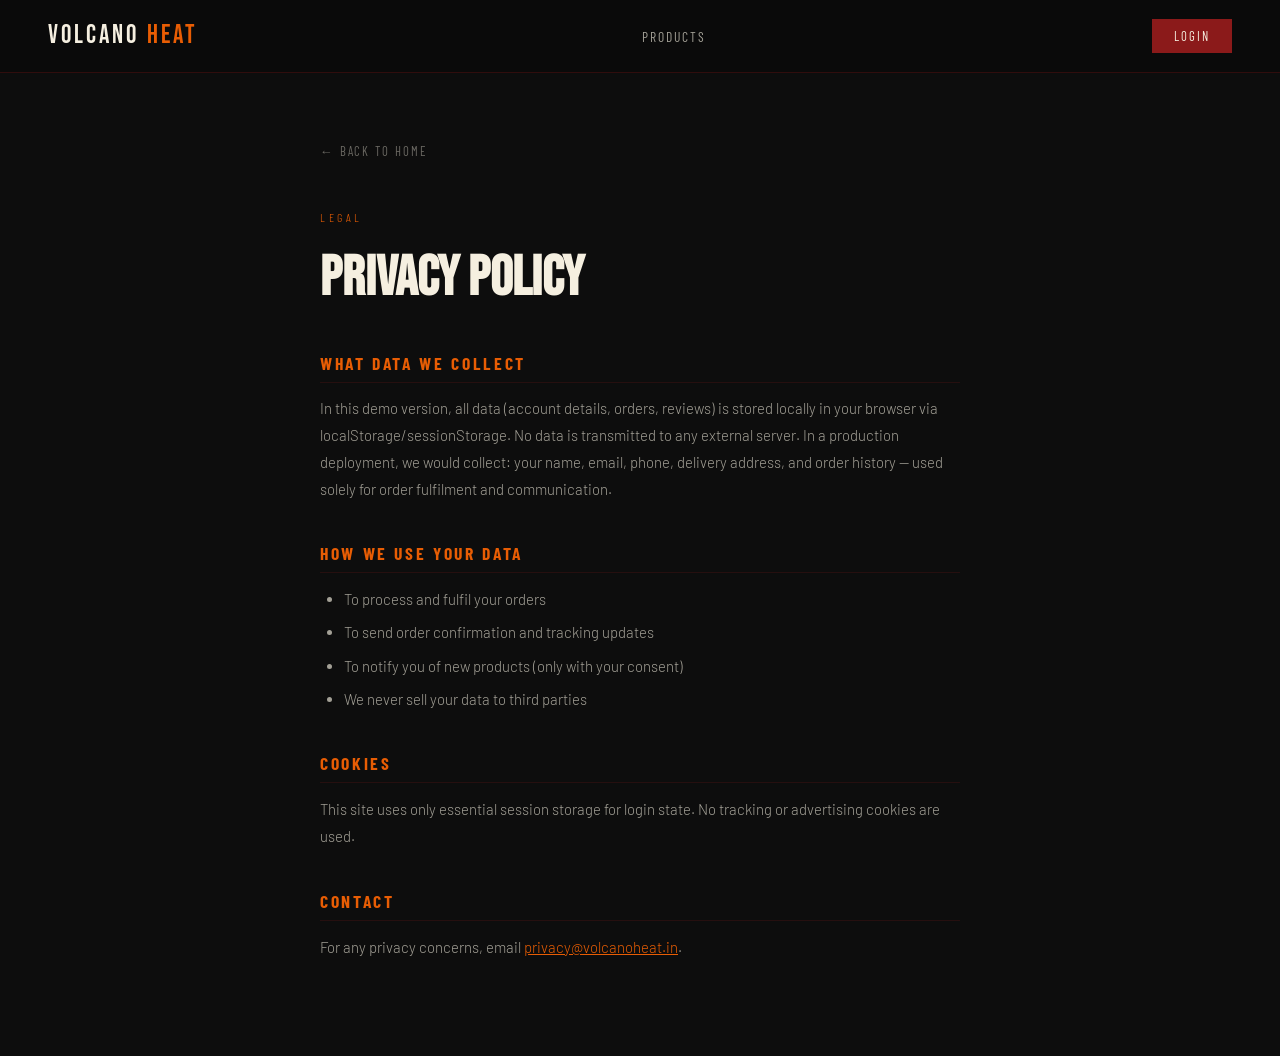
<file: pages/privacy.html>
<!DOCTYPE html>
<html lang="en">
<head>
  <meta charset="UTF-8"/><meta name="viewport" content="width=device-width,initial-scale=1.0"/>
  <title>Privacy Policy — Volcano Heat</title>
  <link rel="preconnect" href="https://fonts.googleapis.com">
  <link href="https://fonts.googleapis.com/css2?family=Bebas+Neue&family=Barlow+Condensed:wght@400;600;700&family=Barlow:wght@300;400;500&display=swap" rel="stylesheet">
  <link rel="stylesheet" href="../css/style.css"/>
  <link rel="stylesheet" href="../css/auth.css"/>
  <style>
    .info-page { padding: 140px 5rem 6rem; max-width: 800px; margin: 0 auto; }
    .info-page h1 { font-family: 'Bebas Neue', sans-serif; font-size: 3.5rem; color: var(--cream); margin-bottom: 0.5rem; }
    .info-page .tag { font-family: 'Barlow Condensed', sans-serif; font-size: 0.75rem; letter-spacing: 0.3em; text-transform: uppercase; color: var(--ember); margin-bottom: 1rem; }
    .info-page h2 { font-family: 'Barlow Condensed', sans-serif; font-size: 1.1rem; letter-spacing: 0.15em; text-transform: uppercase; color: var(--ember); margin: 2.5rem 0 0.8rem; border-bottom: 1px solid rgba(139,26,26,0.2); padding-bottom: 0.5rem; }
    .info-page p, .info-page li { font-size: 0.93rem; font-weight: 300; line-height: 1.8; color: rgba(245,239,224,0.65); }
    .info-page ul { padding-left: 1.5rem; margin-top: 0.5rem; }
    .info-page li { margin-bottom: 0.4rem; }
    .info-back { display: inline-flex; align-items: center; gap: 0.5rem; font-family: 'Barlow Condensed', sans-serif; font-size: 0.8rem; letter-spacing: 0.15em; text-transform: uppercase; color: rgba(245,239,224,0.4); text-decoration: none; margin-bottom: 3rem; transition: color 0.2s; }
    .info-back:hover { color: var(--ember); }
    @media(max-width:900px){.info-page{padding:100px 1.5rem 4rem;}}
  </style>
</head>
<body>
  <nav>
    <a class="nav-logo" href="../index.html">Volcano <span>Heat</span></a>
    <ul class="nav-links"><li><a href="../index.html#product">Products</a></li></ul>
    <div class="nav-right"><button class="nav-cta">Login</button></div>
  </nav>
  <div class="info-page">
    <a class="info-back" href="../index.html">← Back to Home</a>
    <p class="tag">Legal</p>
    <h1>Privacy Policy</h1>
    <h2>What Data We Collect</h2>
    <p>In this demo version, all data (account details, orders, reviews) is stored locally in your browser via localStorage/sessionStorage. No data is transmitted to any external server. In a production deployment, we would collect: your name, email, phone, delivery address, and order history — used solely for order fulfilment and communication.</p>
    <h2>How We Use Your Data</h2>
    <ul>
      <li>To process and fulfil your orders</li>
      <li>To send order confirmation and tracking updates</li>
      <li>To notify you of new products (only with your consent)</li>
      <li>We never sell your data to third parties</li>
    </ul>
    <h2>Cookies</h2>
    <p>This site uses only essential session storage for login state. No tracking or advertising cookies are used.</p>
    <h2>Contact</h2>
    <p>For any privacy concerns, email <a href="mailto:privacy@volcanoheat.in" style="color:var(--ember);">privacy@volcanoheat.in</a>.</p>
  </div>
  <script src="../js/auth.js"></script>
</body>
</html>
</file>
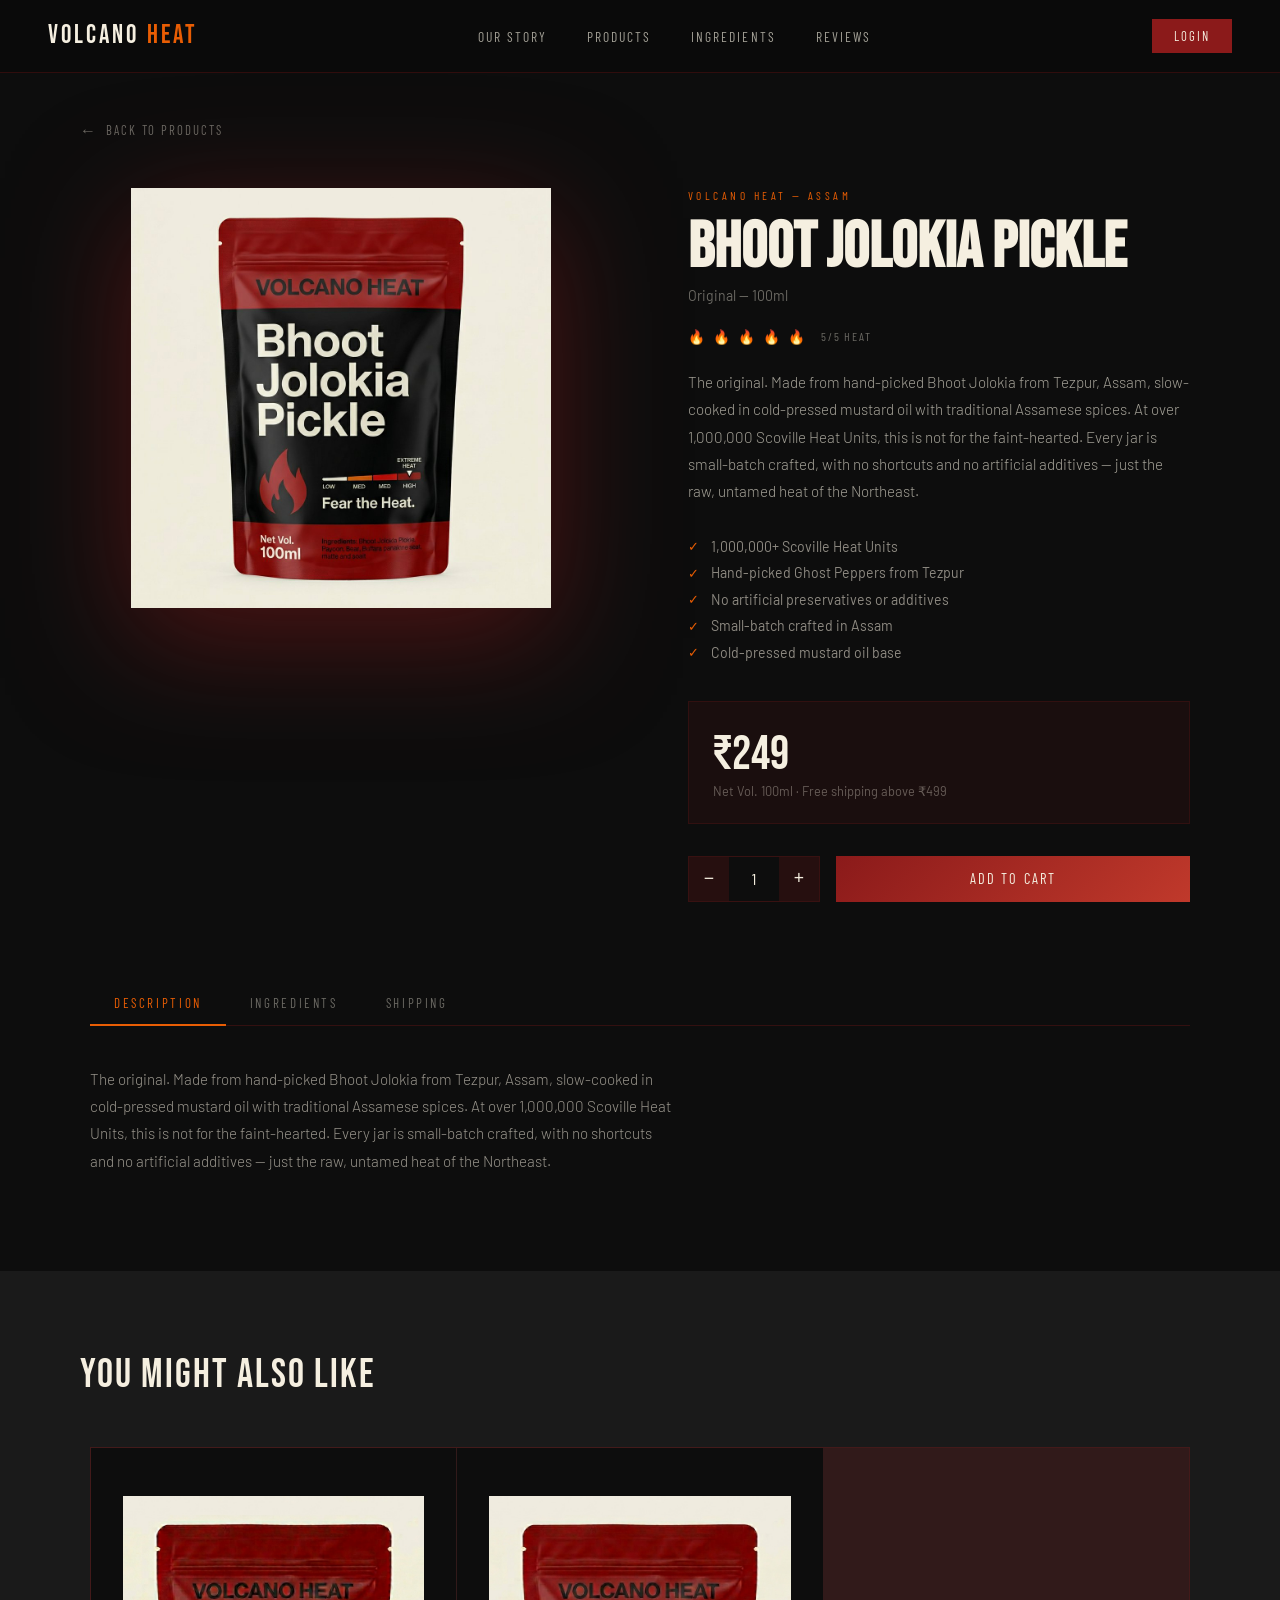
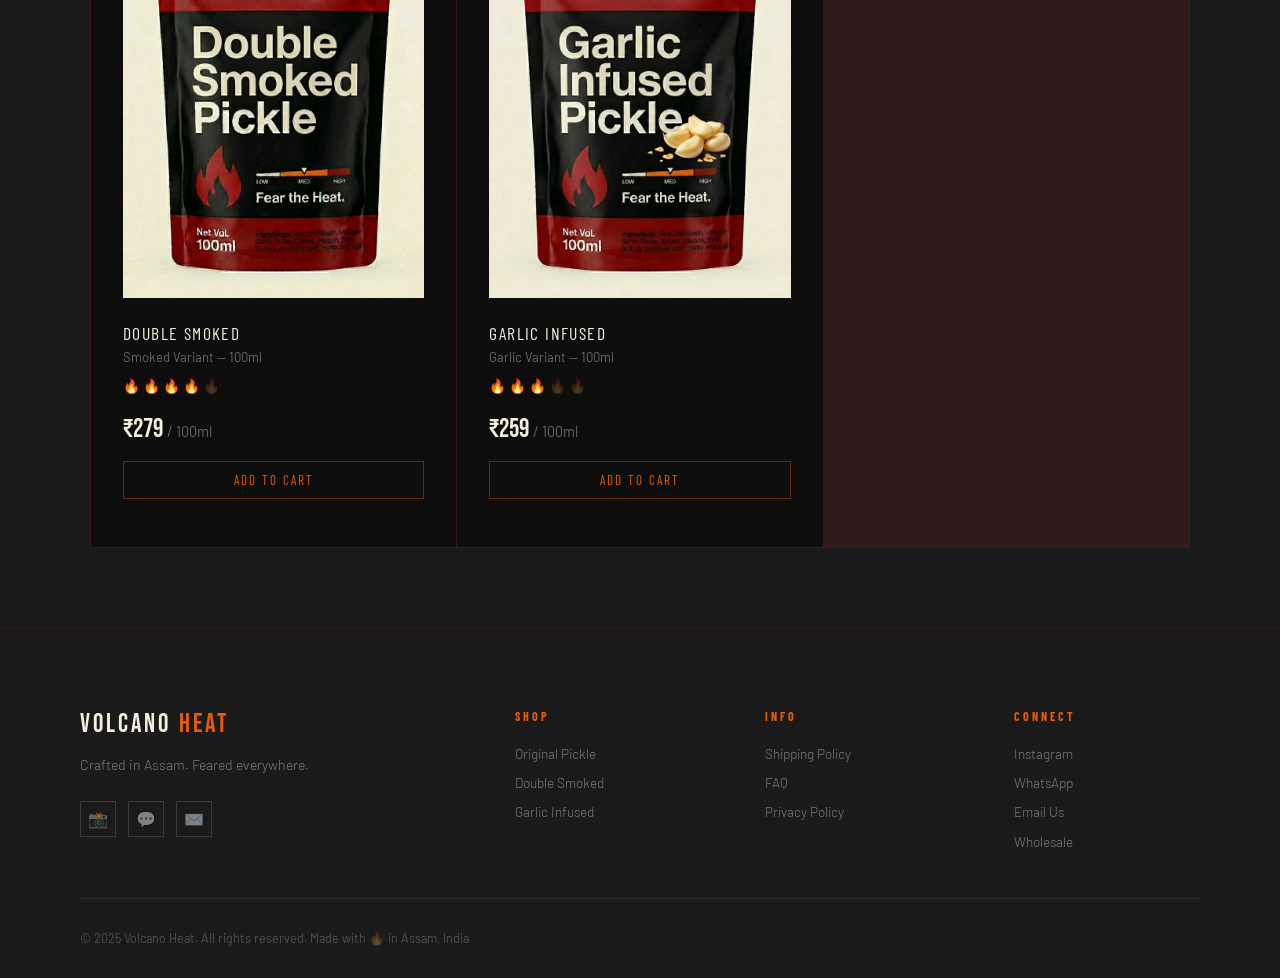
<file: pages/product.html>
<!DOCTYPE html>
<html lang="en">
<head>
  <meta charset="UTF-8" />
  <meta name="viewport" content="width=device-width, initial-scale=1.0"/>
  <title>Product — Volcano Heat</title>
  <link rel="preconnect" href="https://fonts.googleapis.com">
  <link href="https://fonts.googleapis.com/css2?family=Bebas+Neue&family=Barlow+Condensed:wght@400;600;700&family=Barlow:wght@300;400;500&display=swap" rel="stylesheet">
  <link rel="stylesheet" href="../css/style.css" />
  <link rel="stylesheet" href="../css/auth.css" />
  <link rel="stylesheet" href="../css/cart.css" />
  <link rel="stylesheet" href="../css/product.css" />
</head>
<body>

  <!-- NAV -->
  <nav>
    <a class="nav-logo" href="../index.html">Volcano <span>Heat</span></a>
    <ul class="nav-links">
      <li><a href="../index.html#story">Our Story</a></li>
      <li><a href="../index.html#product">Products</a></li>
      <li><a href="../index.html#ingredients">Ingredients</a></li>
      <li><a href="../index.html#reviews">Reviews</a></li>
    </ul>
    <div class="nav-right">
      <button class="nav-cta">Login</button>
    </div>
  </nav>

  <!-- PRODUCT DETAIL -->
  <div class="product-detail-wrap" id="product-detail-main">
    <button class="product-detail-back" onclick="history.back()">Back to Products</button>

    <div class="product-detail-grid" id="product-detail-grid">
      <!-- Rendered by JS -->
    </div>

    <!-- Tabs: Description / Ingredients / Shipping -->
    <div class="product-tabs" id="product-tabs">
      <div class="product-tab-buttons">
        <button class="product-tab-btn active" data-tab="description">Description</button>
        <button class="product-tab-btn" data-tab="ingredients">Ingredients</button>
        <button class="product-tab-btn" data-tab="shipping">Shipping</button>
      </div>
      <div class="product-tab-panel active" id="tab-description">
        <p id="tab-desc-text"></p>
      </div>
      <div class="product-tab-panel" id="tab-ingredients">
        <p>Made with: Bhoot Jolokia (Ghost Pepper), Cold-Pressed Mustard Oil, Natural Sea Salt, Panch Phoron (Five-Spice Blend), Fresh Ground Turmeric, Whole Fenugreek Seeds, Lemon Juice. No artificial flavours, colours or preservatives.</p>
      </div>
      <div class="product-tab-panel" id="tab-shipping">
        <p>We ship across India via trusted courier partners. Standard delivery takes 3–7 business days. Free shipping on orders above ₹499. Express delivery available at checkout for select pin codes. All orders are carefully packed to ensure safe delivery.</p>
      </div>
    </div>
  </div>

  <!-- OTHER PRODUCTS -->
  <div class="related-section">
    <div class="related-title">You Might Also Like</div>
    <div class="product-grid" id="related-grid" style="max-width:1100px;margin:0 auto;">
      <!-- Rendered by JS -->
    </div>
  </div>

  <!-- FOOTER -->
  <footer>
    <div class="footer-grid">
      <div class="footer-brand">
        <a class="nav-logo" href="../index.html">Volcano <span style="color:var(--ember)">Heat</span></a>
        <p>Crafted in Assam. Feared everywhere.</p>
        <div class="footer-social">
          <a href="https://instagram.com" target="_blank">📸</a>
          <a href="https://wa.me/91XXXXXXXXXX" target="_blank">💬</a>
          <a href="mailto:hello@volcanoheat.in">✉️</a>
        </div>
      </div>
      <div class="footer-col">
        <h4>Shop</h4>
        <ul>
          <li><a href="#" onclick="goToProduct('p1');return false;">Original Pickle</a></li>
          <li><a href="#" onclick="goToProduct('p2');return false;">Double Smoked</a></li>
          <li><a href="#" onclick="goToProduct('p3');return false;">Garlic Infused</a></li>
        </ul>
      </div>
      <div class="footer-col">
        <h4>Info</h4>
        <ul>
          <li><a href="shipping.html">Shipping Policy</a></li>
          <li><a href="faq.html">FAQ</a></li>
          <li><a href="privacy.html">Privacy Policy</a></li>
        </ul>
      </div>
      <div class="footer-col">
        <h4>Connect</h4>
        <ul>
          <li><a href="https://instagram.com/volcanoheat" target="_blank">Instagram</a></li>
          <li><a href="https://wa.me/91XXXXXXXXXX" target="_blank">WhatsApp</a></li>
          <li><a href="mailto:hello@volcanoheat.in">Email Us</a></li>
          <li><a href="wholesale.html">Wholesale</a></li>
        </ul>
      </div>
    </div>
    <div class="footer-bottom">
      <p>© 2025 Volcano Heat. All rights reserved. Made with 🔥 in Assam, India</p>
    </div>
  </footer>

  <!-- JS -->
  <script src="../js/main.js"></script>
  <script src="../js/auth.js"></script>
  <script src="../js/reviews.js"></script>
  <script src="../js/orders.js"></script>

  <script>
    const PRODUCTS = [
      {
        id: 'p1',
        name: 'Bhoot Jolokia Pickle',
        variant: 'Original — 100ml',
        price: 249,
        heat: 5,
        img: '../image/mainpic.png',
        desc: 'The original. Made from hand-picked Bhoot Jolokia from Tezpur, Assam, slow-cooked in cold-pressed mustard oil with traditional Assamese spices. At over 1,000,000 Scoville Heat Units, this is not for the faint-hearted. Every jar is small-batch crafted, with no shortcuts and no artificial additives — just the raw, untamed heat of the Northeast.',
        features: ['1,000,000+ Scoville Heat Units', 'Hand-picked Ghost Peppers from Tezpur', 'No artificial preservatives or additives', 'Small-batch crafted in Assam', 'Cold-pressed mustard oil base']
      },
      {
        id: 'p2',
        name: 'Double Smoked',
        variant: 'Smoked Variant — 100ml',
        price: 279,
        heat: 4,
        img: '../image/doubleSmoked.jpeg',
        desc: 'Ghost peppers double-smoked over hardwood for a deep, complex flavour layered beneath searing heat. The smoking process intensifies the pepper\'s natural sugars while adding a rich, earthy undertone that complements the fire. Smoky, bold, unrelenting — this is for those who want more than just heat.',
        features: ['Double-smoked over hardwood', 'Deep smoky flavour profile', 'High heat — 4/5 intensity', 'Small-batch crafted in Assam', 'No artificial preservatives']
      },
      {
        id: 'p3',
        name: 'Garlic Infused',
        variant: 'Garlic Variant — 100ml',
        price: 259,
        heat: 3,
        img: '../image/garlicinfused.jpeg',
        desc: 'Our most versatile variant — whole garlic cloves slow-cooked into the pickle for a rich, aromatic heat that builds slowly and lingers long after the bite. The garlic mellows the initial sharpness while adding depth, making this the perfect everyday pickle for those who love heat with nuance.',
        features: ['Whole garlic cloves infused', 'Rich aromatic base', 'Medium-high heat — 3/5 intensity', 'Pairs perfectly with rice, roti, meat', 'No artificial preservatives']
      },
    ];

    function goToProduct(id) {
      sessionStorage.setItem('vh_selected_product', id);
      renderProduct();
    }

    function renderProduct() {
      const productId = sessionStorage.getItem('vh_selected_product') || 'p1';
      const product = PRODUCTS.find(p => p.id === productId);
      if (!product) return;

      document.title = product.name + ' — Volcano Heat';

      let qty = 1;

      const grid = document.getElementById('product-detail-grid');
      grid.innerHTML = `
        <div class="product-detail-img-wrap">
          <img class="product-detail-img" src="${product.img}" alt="${product.name}" />
        </div>
        <div class="product-detail-info">
          <p class="product-detail-tag">Volcano Heat — Assam</p>
          <h1 class="product-detail-name">${product.name}</h1>
          <p class="product-detail-variant">${product.variant}</p>
          <div class="product-detail-heat">
            ${Array.from({length:5}, (_,i) => `<span class="flame ${i < product.heat ? 'lit' : 'unlit'}">🔥</span>`).join('')}
            <span style="margin-left:0.5rem;font-family:'Barlow Condensed',sans-serif;font-size:0.75rem;letter-spacing:0.15em;text-transform:uppercase;color:rgba(245,239,224,0.4);">${product.heat}/5 heat</span>
          </div>
          <p class="product-detail-desc">${product.desc}</p>
          <div class="product-detail-features">
            ${product.features.map(f => `<div class="product-detail-feature">${f}</div>`).join('')}
          </div>
          <div class="product-detail-price-row">
            <div>
              <div class="product-detail-price">₹${product.price}</div>
              <div class="product-detail-price-note">Net Vol. 100ml · Free shipping above ₹499</div>
            </div>
          </div>
          <div class="product-detail-actions">
            <div class="product-detail-qty">
              <button onclick="changeQty(-1)">−</button>
              <span id="qty-display">1</span>
              <button onclick="changeQty(1)">+</button>
            </div>
            <button class="product-add-btn" onclick="addToCartFromDetail('${product.id}')">Add to Cart</button>
          </div>
        </div>
      `;

      // Tab description
      document.getElementById('tab-desc-text').textContent = product.desc;

      // Related products (exclude current)
      const related = PRODUCTS.filter(p => p.id !== productId);
      const relGrid = document.getElementById('related-grid');
      relGrid.innerHTML = related.map(p => `
        <div class="product-card" onclick="goToProduct('${p.id}')">
          <div class="product-hover-overlay">
            <div class="hover-title">${p.name}</div>
            <p class="hover-desc">${p.desc.substring(0,80)}...</p>
            <div style="display:flex;gap:0.5rem;flex-wrap:wrap;justify-content:center;margin-top:0.5rem;">
              <button class="hover-btn" onclick="event.stopPropagation();addToCartFromDetail('${p.id}',1)">Add to Cart</button>
              <button class="hover-btn ghost" onclick="event.stopPropagation();goToProduct('${p.id}')">View Details</button>
            </div>
          </div>
          <div class="card-img-wrap"><img src="${p.img}" alt="${p.name}" /></div>
          <div class="card-name">${p.name}</div>
          <div class="card-weight">${p.variant}</div>
          <div class="card-heat">${Array.from({length:5},(_,i)=>`<span class="flame ${i<p.heat?'lit':'unlit'}">🔥</span>`).join('')}</div>
          <div class="card-price">₹${p.price} <span>/ 100ml</span></div>
          <button class="card-btn" onclick="event.stopPropagation();addToCartFromDetail('${p.id}',1)">Add to Cart</button>
        </div>
      `).join('');

      window.changeQty = function(delta) {
        qty = Math.max(1, qty + delta);
        document.getElementById('qty-display').textContent = qty;
      };
      window.addToCartFromDetail = function(id, forcedQty) {
        const q = forcedQty || qty;
        Orders.addToCart(id, q);
        Orders.openCartDrawer();
      };

      window.scrollTo(0, 0);
    }

    // Tab switching
    document.querySelectorAll('.product-tab-btn').forEach(btn => {
      btn.addEventListener('click', () => {
        document.querySelectorAll('.product-tab-btn').forEach(b => b.classList.remove('active'));
        document.querySelectorAll('.product-tab-panel').forEach(p => p.classList.remove('active'));
        btn.classList.add('active');
        document.getElementById('tab-' + btn.dataset.tab).classList.add('active');
      });
    });

    document.addEventListener('DOMContentLoaded', renderProduct);
  </script>

</body>
</html>
</file>
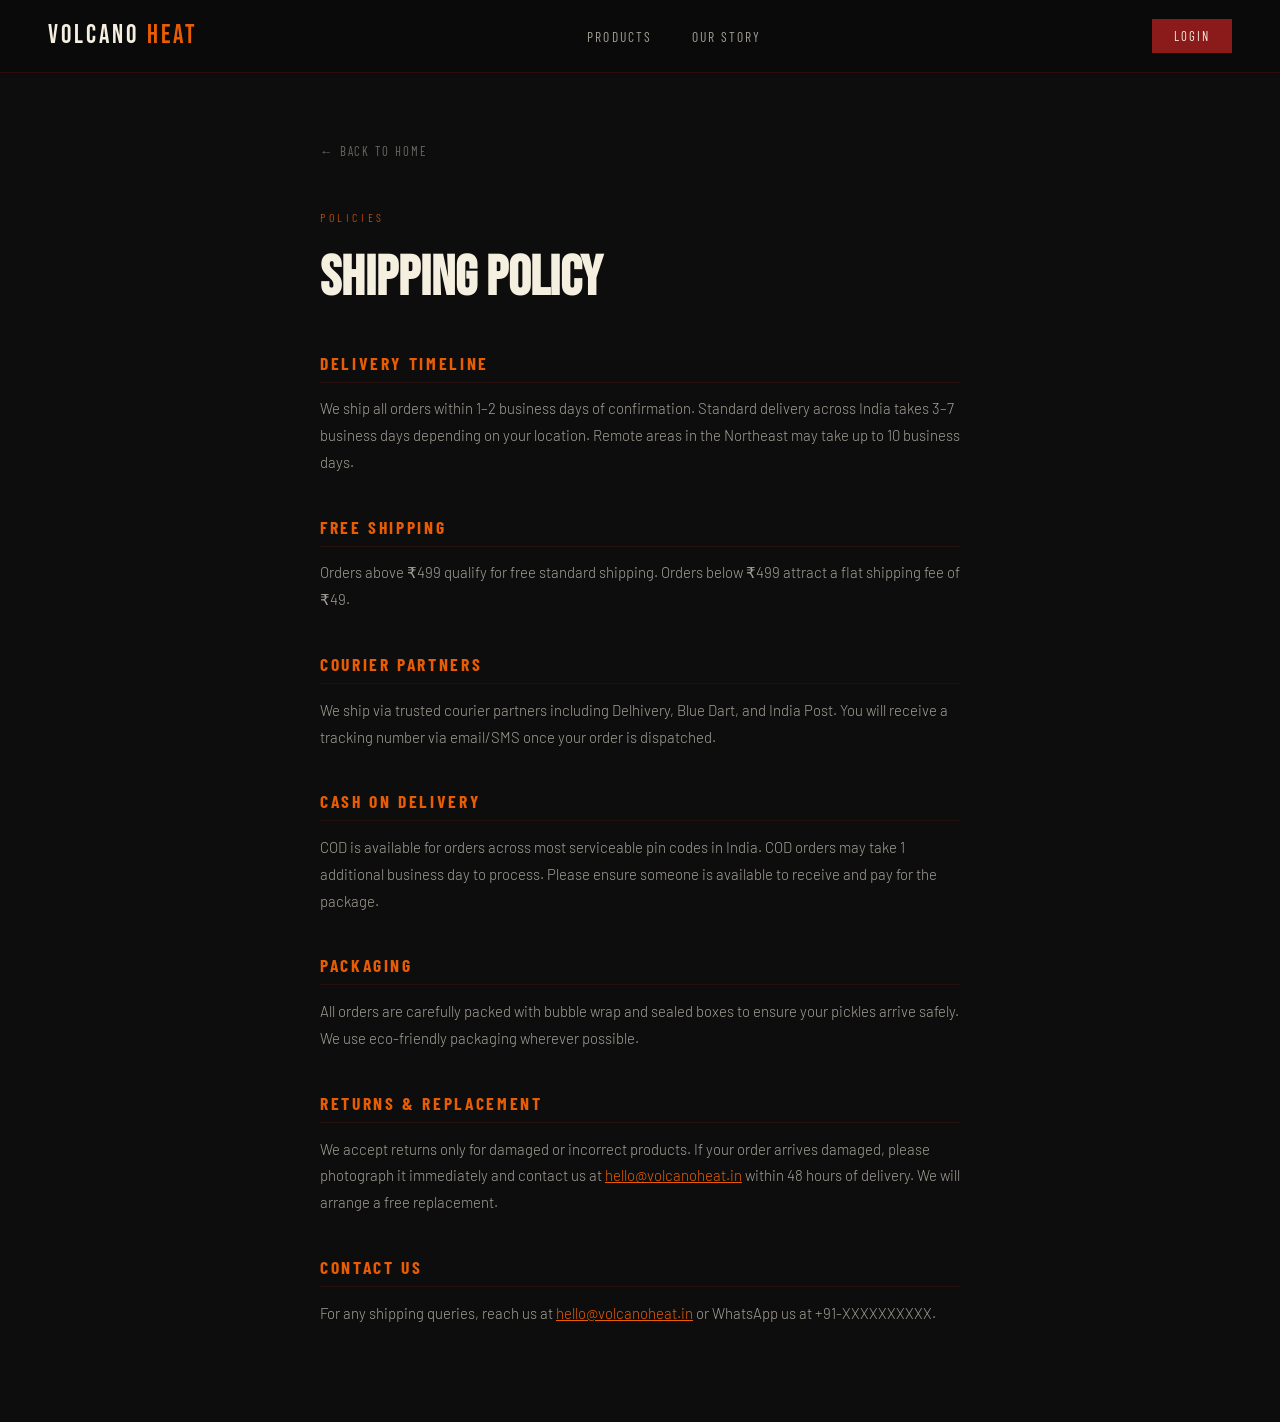
<file: pages/shipping.html>
<!DOCTYPE html>
<html lang="en">
<head>
  <meta charset="UTF-8"/><meta name="viewport" content="width=device-width,initial-scale=1.0"/>
  <title>Shipping Policy — Volcano Heat</title>
  <link rel="preconnect" href="https://fonts.googleapis.com">
  <link href="https://fonts.googleapis.com/css2?family=Bebas+Neue&family=Barlow+Condensed:wght@400;600;700&family=Barlow:wght@300;400;500&display=swap" rel="stylesheet">
  <link rel="stylesheet" href="../css/style.css"/>
  <link rel="stylesheet" href="../css/auth.css"/>
  <link rel="stylesheet" href="../css/cart.css"/>
  <style>
    .info-page { padding: 140px 5rem 6rem; max-width: 800px; margin: 0 auto; }
    .info-page h1 { font-family: 'Bebas Neue', sans-serif; font-size: 3.5rem; color: var(--cream); margin-bottom: 0.5rem; }
    .info-page .tag { font-family: 'Barlow Condensed', sans-serif; font-size: 0.75rem; letter-spacing: 0.3em; text-transform: uppercase; color: var(--ember); margin-bottom: 1rem; }
    .info-page h2 { font-family: 'Barlow Condensed', sans-serif; font-size: 1.1rem; letter-spacing: 0.15em; text-transform: uppercase; color: var(--ember); margin: 2.5rem 0 0.8rem; border-bottom: 1px solid rgba(139,26,26,0.2); padding-bottom: 0.5rem; }
    .info-page p, .info-page li { font-size: 0.93rem; font-weight: 300; line-height: 1.8; color: rgba(245,239,224,0.65); }
    .info-page ul { padding-left: 1.5rem; margin-top: 0.5rem; }
    .info-page li { margin-bottom: 0.4rem; }
    .info-back { display: inline-flex; align-items: center; gap: 0.5rem; font-family: 'Barlow Condensed', sans-serif; font-size: 0.8rem; letter-spacing: 0.15em; text-transform: uppercase; color: rgba(245,239,224,0.4); text-decoration: none; margin-bottom: 3rem; transition: color 0.2s; }
    .info-back:hover { color: var(--ember); }
    @media(max-width:900px){.info-page{padding:100px 1.5rem 4rem;}}
  </style>
</head>
<body>
  <nav>
    <a class="nav-logo" href="../index.html">Volcano <span>Heat</span></a>
    <ul class="nav-links">
      <li><a href="../index.html#product">Products</a></li>
      <li><a href="../index.html#story">Our Story</a></li>
    </ul>
    <div class="nav-right">
      <button class="nav-cta">Login</button>
    </div>
  </nav>

  <div class="info-page">
    <a class="info-back" href="../index.html">← Back to Home</a>
    <p class="tag">Policies</p>
    <h1>Shipping Policy</h1>

    <h2>Delivery Timeline</h2>
    <p>We ship all orders within 1–2 business days of confirmation. Standard delivery across India takes 3–7 business days depending on your location. Remote areas in the Northeast may take up to 10 business days.</p>

    <h2>Free Shipping</h2>
    <p>Orders above ₹499 qualify for free standard shipping. Orders below ₹499 attract a flat shipping fee of ₹49.</p>

    <h2>Courier Partners</h2>
    <p>We ship via trusted courier partners including Delhivery, Blue Dart, and India Post. You will receive a tracking number via email/SMS once your order is dispatched.</p>

    <h2>Cash on Delivery</h2>
    <p>COD is available for orders across most serviceable pin codes in India. COD orders may take 1 additional business day to process. Please ensure someone is available to receive and pay for the package.</p>

    <h2>Packaging</h2>
    <p>All orders are carefully packed with bubble wrap and sealed boxes to ensure your pickles arrive safely. We use eco-friendly packaging wherever possible.</p>

    <h2>Returns & Replacement</h2>
    <p>We accept returns only for damaged or incorrect products. If your order arrives damaged, please photograph it immediately and contact us at <a href="mailto:hello@volcanoheat.in" style="color:var(--ember);">hello@volcanoheat.in</a> within 48 hours of delivery. We will arrange a free replacement.</p>

    <h2>Contact Us</h2>
    <p>For any shipping queries, reach us at <a href="mailto:hello@volcanoheat.in" style="color:var(--ember);">hello@volcanoheat.in</a> or WhatsApp us at +91-XXXXXXXXXX.</p>
  </div>

  <script src="../js/auth.js"></script>
</body>
</html>
</file>
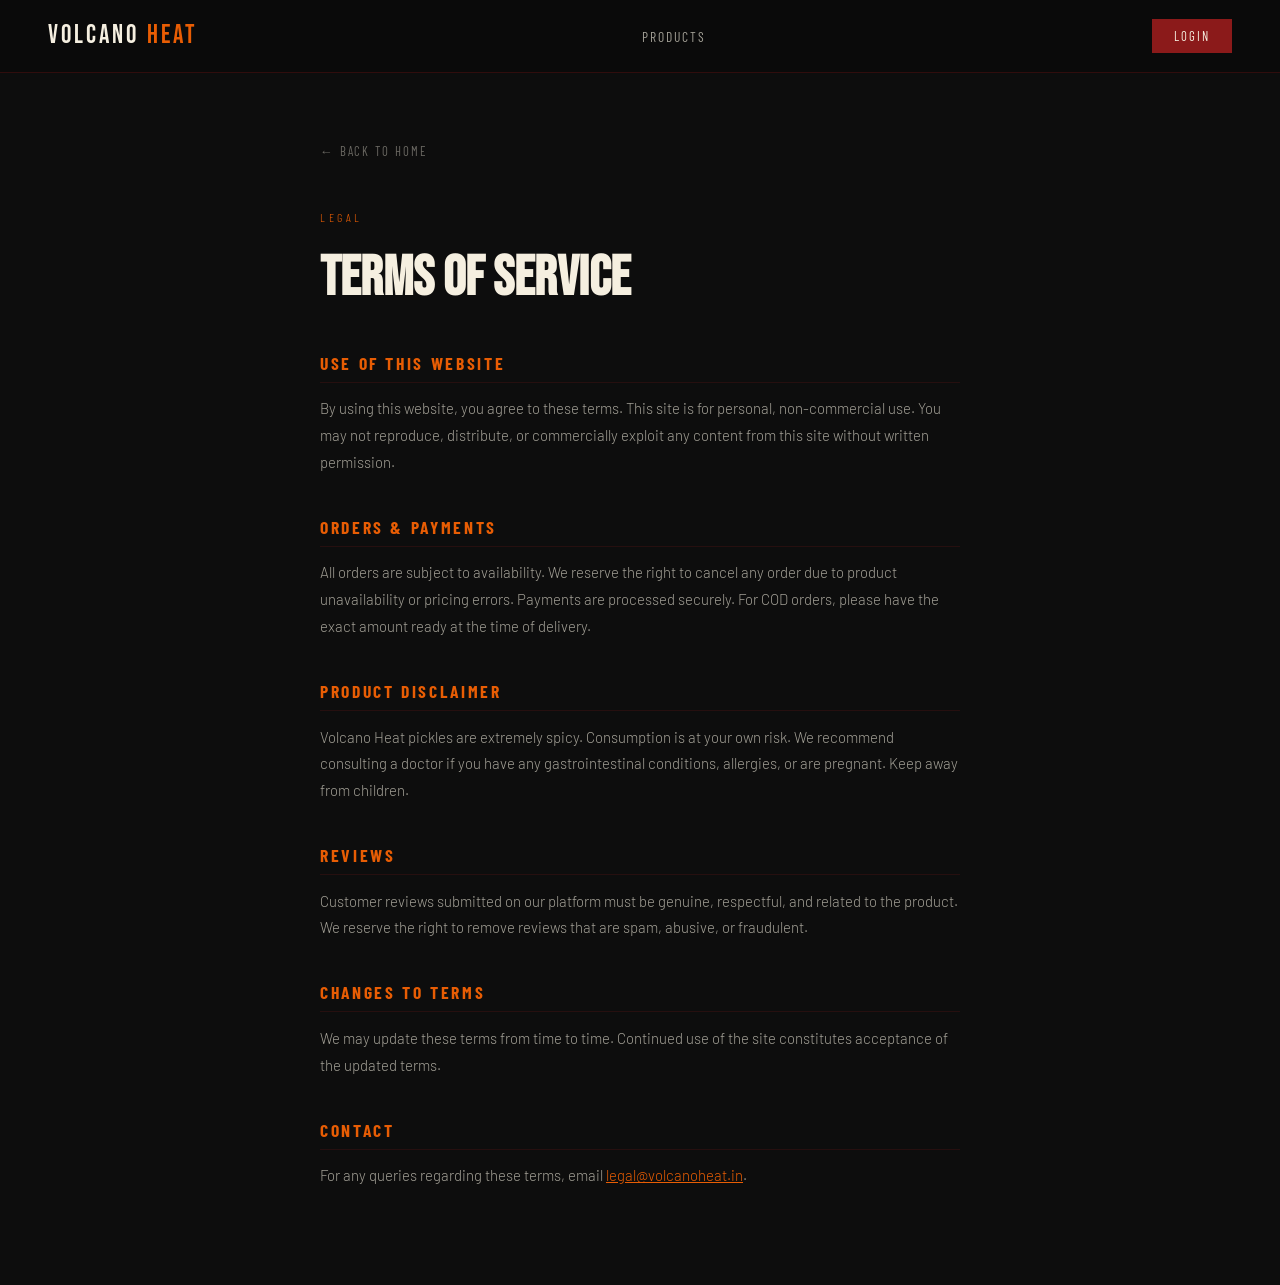
<file: pages/terms.html>
<!DOCTYPE html>
<html lang="en">
<head>
  <meta charset="UTF-8"/><meta name="viewport" content="width=device-width,initial-scale=1.0"/>
  <title>Terms of Service — Volcano Heat</title>
  <link rel="preconnect" href="https://fonts.googleapis.com">
  <link href="https://fonts.googleapis.com/css2?family=Bebas+Neue&family=Barlow+Condensed:wght@400;600;700&family=Barlow:wght@300;400;500&display=swap" rel="stylesheet">
  <link rel="stylesheet" href="../css/style.css"/>
  <link rel="stylesheet" href="../css/auth.css"/>
  <style>
    .info-page { padding: 140px 5rem 6rem; max-width: 800px; margin: 0 auto; }
    .info-page h1 { font-family: 'Bebas Neue', sans-serif; font-size: 3.5rem; color: var(--cream); margin-bottom: 0.5rem; }
    .info-page .tag { font-family: 'Barlow Condensed', sans-serif; font-size: 0.75rem; letter-spacing: 0.3em; text-transform: uppercase; color: var(--ember); margin-bottom: 1rem; }
    .info-page h2 { font-family: 'Barlow Condensed', sans-serif; font-size: 1.1rem; letter-spacing: 0.15em; text-transform: uppercase; color: var(--ember); margin: 2.5rem 0 0.8rem; border-bottom: 1px solid rgba(139,26,26,0.2); padding-bottom: 0.5rem; }
    .info-page p, .info-page li { font-size: 0.93rem; font-weight: 300; line-height: 1.8; color: rgba(245,239,224,0.65); }
    .info-page ul { padding-left: 1.5rem; margin-top: 0.5rem; }
    .info-page li { margin-bottom: 0.4rem; }
    .info-back { display: inline-flex; align-items: center; gap: 0.5rem; font-family: 'Barlow Condensed', sans-serif; font-size: 0.8rem; letter-spacing: 0.15em; text-transform: uppercase; color: rgba(245,239,224,0.4); text-decoration: none; margin-bottom: 3rem; transition: color 0.2s; }
    .info-back:hover { color: var(--ember); }
    @media(max-width:900px){.info-page{padding:100px 1.5rem 4rem;}}
  </style>
</head>
<body>
  <nav>
    <a class="nav-logo" href="../index.html">Volcano <span>Heat</span></a>
    <ul class="nav-links"><li><a href="../index.html#product">Products</a></li></ul>
    <div class="nav-right"><button class="nav-cta">Login</button></div>
  </nav>
  <div class="info-page">
    <a class="info-back" href="../index.html">← Back to Home</a>
    <p class="tag">Legal</p>
    <h1>Terms of Service</h1>
    <h2>Use of This Website</h2>
    <p>By using this website, you agree to these terms. This site is for personal, non-commercial use. You may not reproduce, distribute, or commercially exploit any content from this site without written permission.</p>
    <h2>Orders & Payments</h2>
    <p>All orders are subject to availability. We reserve the right to cancel any order due to product unavailability or pricing errors. Payments are processed securely. For COD orders, please have the exact amount ready at the time of delivery.</p>
    <h2>Product Disclaimer</h2>
    <p>Volcano Heat pickles are extremely spicy. Consumption is at your own risk. We recommend consulting a doctor if you have any gastrointestinal conditions, allergies, or are pregnant. Keep away from children.</p>
    <h2>Reviews</h2>
    <p>Customer reviews submitted on our platform must be genuine, respectful, and related to the product. We reserve the right to remove reviews that are spam, abusive, or fraudulent.</p>
    <h2>Changes to Terms</h2>
    <p>We may update these terms from time to time. Continued use of the site constitutes acceptance of the updated terms.</p>
    <h2>Contact</h2>
    <p>For any queries regarding these terms, email <a href="mailto:legal@volcanoheat.in" style="color:var(--ember);">legal@volcanoheat.in</a>.</p>
  </div>
  <script src="../js/auth.js"></script>
</body>
</html>
</file>
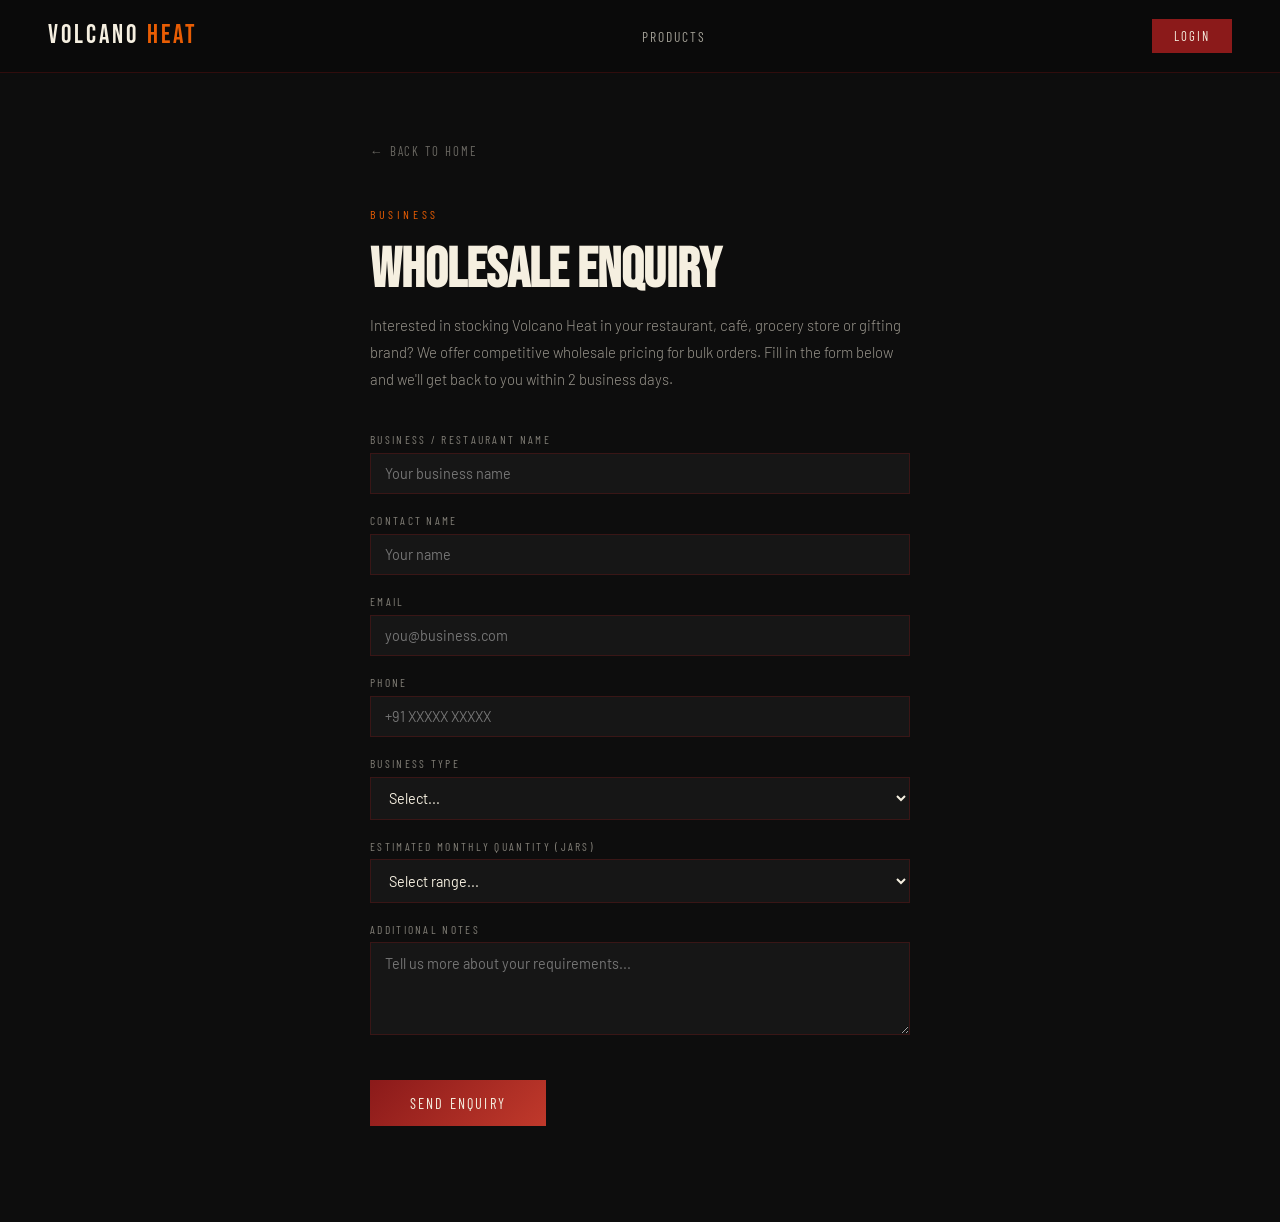
<file: pages/wholesale.html>
<!DOCTYPE html>
<html lang="en">
<head>
  <meta charset="UTF-8"/><meta name="viewport" content="width=device-width,initial-scale=1.0"/>
  <title>Wholesale — Volcano Heat</title>
  <link rel="preconnect" href="https://fonts.googleapis.com">
  <link href="https://fonts.googleapis.com/css2?family=Bebas+Neue&family=Barlow+Condensed:wght@400;600;700&family=Barlow:wght@300;400;500&display=swap" rel="stylesheet">
  <link rel="stylesheet" href="../css/style.css"/>
  <link rel="stylesheet" href="../css/auth.css"/>
  <link rel="stylesheet" href="../css/cart.css"/>
  <style>
    .info-page { padding: 140px 5rem 6rem; max-width: 700px; margin: 0 auto; }
    .info-page h1 { font-family: 'Bebas Neue', sans-serif; font-size: 3.5rem; color: var(--cream); margin-bottom: 0.5rem; }
    .info-page .tag { font-family: 'Barlow Condensed', sans-serif; font-size: 0.75rem; letter-spacing: 0.3em; text-transform: uppercase; color: var(--ember); margin-bottom: 1rem; }
    .info-back { display: inline-flex; align-items: center; gap: 0.5rem; font-family: 'Barlow Condensed', sans-serif; font-size: 0.8rem; letter-spacing: 0.15em; text-transform: uppercase; color: rgba(245,239,224,0.4); text-decoration: none; margin-bottom: 3rem; transition: color 0.2s; }
    .info-back:hover { color: var(--ember); }
    .ws-field { margin-bottom: 1.2rem; }
    .ws-field label { display: block; font-family: 'Barlow Condensed', sans-serif; font-size: 0.72rem; letter-spacing: 0.2em; text-transform: uppercase; color: rgba(245,239,224,0.5); margin-bottom: 0.4rem; }
    .ws-field input, .ws-field select, .ws-field textarea { width: 100%; background: rgba(255,255,255,0.04); border: 1px solid rgba(139,26,26,0.3); color: var(--cream); padding: 0.7rem 0.9rem; font-family: 'Barlow', sans-serif; font-size: 0.9rem; outline: none; transition: border-color 0.2s; resize: vertical; }
    .ws-field input:focus, .ws-field select:focus, .ws-field textarea:focus { border-color: var(--ember); }
    .ws-field select option { background: #1a1a1a; }
    .ws-submit { font-family: 'Barlow Condensed', sans-serif; font-size: 0.9rem; letter-spacing: 0.15em; text-transform: uppercase; background: linear-gradient(135deg,#8B1A1A,#C0392B); color: var(--cream); border: none; padding: 0.9rem 2.5rem; cursor: pointer; transition: opacity 0.2s; }
    .ws-submit:hover { opacity: 0.88; }
    @media(max-width:900px){.info-page{padding:100px 1.5rem 4rem;}}
  </style>
</head>
<body>
  <nav>
    <a class="nav-logo" href="../index.html">Volcano <span>Heat</span></a>
    <ul class="nav-links"><li><a href="../index.html#product">Products</a></li></ul>
    <div class="nav-right"><button class="nav-cta">Login</button></div>
  </nav>
  <div class="info-page">
    <a class="info-back" href="../index.html">← Back to Home</a>
    <p class="tag">Business</p>
    <h1>Wholesale Enquiry</h1>
    <p style="font-size:0.93rem;font-weight:300;line-height:1.8;color:rgba(245,239,224,0.6);margin-bottom:2.5rem;">
      Interested in stocking Volcano Heat in your restaurant, café, grocery store or gifting brand? We offer competitive wholesale pricing for bulk orders. Fill in the form below and we'll get back to you within 2 business days.
    </p>

    <div class="ws-field">
      <label>Business / Restaurant Name</label>
      <input type="text" id="ws-biz" placeholder="Your business name" />
    </div>
    <div class="ws-field">
      <label>Contact Name</label>
      <input type="text" id="ws-name" placeholder="Your name" />
    </div>
    <div class="ws-field">
      <label>Email</label>
      <input type="email" id="ws-email" placeholder="you@business.com" />
    </div>
    <div class="ws-field">
      <label>Phone</label>
      <input type="tel" id="ws-phone" placeholder="+91 XXXXX XXXXX" />
    </div>
    <div class="ws-field">
      <label>Business Type</label>
      <select id="ws-type">
        <option value="">Select...</option>
        <option>Restaurant / Café</option>
        <option>Grocery / Supermarket</option>
        <option>Online Retailer</option>
        <option>Gift / Hamper Brand</option>
        <option>Hotel / Resort</option>
        <option>Other</option>
      </select>
    </div>
    <div class="ws-field">
      <label>Estimated Monthly Quantity (jars)</label>
      <select id="ws-qty">
        <option value="">Select range...</option>
        <option>50 – 100</option>
        <option>100 – 300</option>
        <option>300 – 500</option>
        <option>500+</option>
      </select>
    </div>
    <div class="ws-field">
      <label>Additional Notes</label>
      <textarea id="ws-notes" rows="4" placeholder="Tell us more about your requirements..."></textarea>
    </div>
    <p id="ws-error" style="font-size:0.8rem;color:#E85D04;min-height:1.2em;margin-bottom:0.5rem;"></p>
    <button class="ws-submit" id="ws-submit">Send Enquiry</button>
  </div>

  <script>
    document.getElementById('ws-submit').addEventListener('click', () => {
      const biz = document.getElementById('ws-biz').value.trim();
      const name = document.getElementById('ws-name').value.trim();
      const email = document.getElementById('ws-email').value.trim();
      const err = document.getElementById('ws-error');
      if (!biz || !name || !email) { err.textContent = 'Please fill in the required fields.'; return; }
      err.textContent = '';
      // In production this would POST to a backend
      document.querySelector('.info-page').innerHTML = `
        <div style="text-align:center;padding:4rem 0;">
          <div style="font-size:3rem;margin-bottom:1rem;">🔥</div>
          <div style="font-family:'Bebas Neue',sans-serif;font-size:2.5rem;color:#F5EFE0;letter-spacing:0.05em;">Enquiry Received!</div>
          <p style="font-size:0.9rem;color:rgba(245,239,224,0.5);margin-top:1rem;max-width:40ch;margin:1rem auto;">
            Thank you, ${name}! We'll review your enquiry and get back to you at ${email} within 2 business days.
          </p>
          <a href="../index.html" style="display:inline-block;margin-top:2rem;font-family:'Barlow Condensed',sans-serif;font-size:0.85rem;letter-spacing:0.15em;text-transform:uppercase;color:#E85D04;text-decoration:none;">← Back to Home</a>
        </div>
      `;
    });
  </script>
  <script src="../js/auth.js"></script>
</body>
</html>
</file>
<file: css/style.css>
/* ═══════════════════════════════════════════════════════
   VOLCANO HEAT — MAIN STYLESHEET
   ═══════════════════════════════════════════════════════ */

:root {
  --red: #8B1A1A;
  --red-bright: #C0392B;
  --ember: #E85D04;
  --gold: #F48C06;
  --cream: #F5EFE0;
  --black: #0D0D0D;
  --dark: #111111;
  --smoke: #1A1A1A;
}

*, *::before, *::after { margin: 0; padding: 0; box-sizing: border-box; }
html { scroll-behavior: smooth; }
body {
  background: var(--black);
  color: var(--cream);
  font-family: 'Barlow', sans-serif;
  overflow-x: hidden;
}

/* ── NAV ── */
nav {
  position: fixed; top: 0; left: 0; right: 0; z-index: 100;
  display: flex; align-items: center; justify-content: space-between;
  padding: 1.2rem 3rem;
  background: rgba(10,10,10,0.9);
  backdrop-filter: blur(12px);
  border-bottom: 1px solid rgba(139,26,26,0.3);
  transition: border-color 0.3s;
}
.nav-logo {
  font-family: 'Bebas Neue', sans-serif;
  font-size: 1.6rem;
  letter-spacing: 0.12em;
  color: var(--cream);
  cursor: pointer;
  text-decoration: none;
}
.nav-logo span { color: var(--ember); }
.nav-links { display: flex; gap: 2.5rem; list-style: none; }
.nav-links a {
  text-decoration: none;
  font-family: 'Barlow Condensed', sans-serif;
  font-size: 0.85rem;
  letter-spacing: 0.15em;
  text-transform: uppercase;
  color: rgba(245,239,224,0.65);
  transition: color 0.2s;
}
.nav-links a:hover { color: var(--ember); }
.nav-right { display: flex; align-items: center; gap: 0.75rem; }
.nav-cta {
  font-family: 'Barlow Condensed', sans-serif;
  font-size: 0.8rem;
  letter-spacing: 0.15em;
  text-transform: uppercase;
  background: var(--red);
  color: var(--cream);
  border: none;
  padding: 0.55rem 1.4rem;
  cursor: pointer;
  transition: background 0.2s;
}
.nav-cta:hover { background: var(--red-bright); }

/* ── HERO ── */
#hero {
  min-height: 100vh;
  display: grid;
  grid-template-columns: 1fr 1fr;
  align-items: center;
  position: relative;
  overflow: hidden;
  padding-top: 80px;
}
#hero::before {
  content: '';
  position: absolute; inset: 0;
  background:
    radial-gradient(ellipse 60% 80% at 70% 50%, rgba(139,26,26,0.18) 0%, transparent 70%),
    radial-gradient(ellipse 40% 60% at 30% 80%, rgba(232,93,4,0.08) 0%, transparent 60%);
  pointer-events: none;
}
.hero-text {
  padding: 4rem 3rem 4rem 5rem;
  position: relative; z-index: 2;
}
.hero-eyebrow {
  font-family: 'Barlow Condensed', sans-serif;
  font-size: 0.78rem;
  letter-spacing: 0.3em;
  text-transform: uppercase;
  color: var(--ember);
  margin-bottom: 1.2rem;
  display: flex; align-items: center; gap: 0.8rem;
}
.hero-eyebrow::before {
  content: '';
  display: block; width: 2rem; height: 1px;
  background: var(--ember);
}
.hero-headline {
  font-family: 'Bebas Neue', sans-serif;
  font-size: clamp(4rem, 7vw, 7.5rem);
  line-height: 0.93;
  letter-spacing: 0.02em;
  color: var(--cream);
}
.hero-headline .fire-word {
  display: block;
  background: linear-gradient(135deg, var(--gold) 0%, var(--ember) 50%, var(--red-bright) 100%);
  -webkit-background-clip: text;
  -webkit-text-fill-color: transparent;
  background-clip: text;
}
.hero-sub {
  margin-top: 1.8rem;
  font-size: 1rem;
  font-weight: 300;
  line-height: 1.65;
  color: rgba(245,239,224,0.65);
  max-width: 38ch;
}
.hero-actions {
  margin-top: 2.8rem;
  display: flex; gap: 1rem; align-items: center;
}
.btn-primary {
  font-family: 'Barlow Condensed', sans-serif;
  font-size: 0.9rem;
  letter-spacing: 0.15em;
  text-transform: uppercase;
  background: linear-gradient(135deg, var(--red) 0%, var(--red-bright) 100%);
  color: var(--cream);
  border: none;
  padding: 0.9rem 2.2rem;
  cursor: pointer;
  transition: transform 0.2s, box-shadow 0.2s;
  text-decoration: none;
  display: inline-block;
}
.btn-primary:hover {
  transform: translateY(-2px);
  box-shadow: 0 8px 32px rgba(192,57,43,0.4);
}
.btn-ghost {
  font-family: 'Barlow Condensed', sans-serif;
  font-size: 0.9rem;
  letter-spacing: 0.15em;
  text-transform: uppercase;
  background: transparent;
  color: var(--cream);
  border: 1px solid rgba(245,239,224,0.3);
  padding: 0.9rem 2rem;
  cursor: pointer;
  transition: border-color 0.2s, color 0.2s;
  text-decoration: none;
  display: inline-block;
}
.btn-ghost:hover { border-color: var(--ember); color: var(--ember); }

.heat-badge {
  display: flex; align-items: center; gap: 0.5rem;
  margin-top: 2.4rem;
}
.heat-dots { display: flex; gap: 4px; }
.heat-dot { width: 10px; height: 10px; border-radius: 50%; }
.heat-dot.active { background: var(--ember); }
.heat-dot.half { background: var(--red); }
.heat-dot.empty { background: rgba(245,239,224,0.15); }
.heat-label {
  font-family: 'Barlow Condensed', sans-serif;
  font-size: 0.75rem;
  letter-spacing: 0.2em;
  text-transform: uppercase;
  color: rgba(245,239,224,0.5);
  margin-left: 0.5rem;
}
.hero-visual {
  display: flex; justify-content: center; align-items: center;
  position: relative; z-index: 2;
  padding: 4rem 3rem;
}
.product-wrap {
  position: relative;
  width: 380px;
  animation: float 4s ease-in-out infinite;
  cursor: pointer;
}
@keyframes float {
  0%, 100% { transform: translateY(0); }
  50% { transform: translateY(-14px); }
}
.product-wrap img {
  width: 100%; display: block;
  filter: drop-shadow(0 40px 80px rgba(139,26,26,0.6));
}
.glow-ring {
  position: absolute;
  bottom: -40px; left: 50%; transform: translateX(-50%);
  width: 280px; height: 60px;
  background: radial-gradient(ellipse, rgba(200,50,20,0.4) 0%, transparent 70%);
  filter: blur(18px);
  pointer-events: none;
}

/* ── STATS STRIP ── */
.stats-strip {
  background: var(--red);
  padding: 1.4rem 5rem;
  display: flex; justify-content: space-between; align-items: center;
}
.stat-item { text-align: center; }
.stat-number {
  font-family: 'Bebas Neue', sans-serif;
  font-size: 2.2rem;
  letter-spacing: 0.05em;
  color: var(--cream);
}
.stat-label {
  font-family: 'Barlow Condensed', sans-serif;
  font-size: 0.72rem;
  letter-spacing: 0.2em;
  text-transform: uppercase;
  color: rgba(245,239,224,0.7);
}
.stat-divider { width: 1px; height: 40px; background: rgba(245,239,224,0.2); }

/* ── STORY SECTION ── */
#story {
  padding: 8rem 5rem;
  display: grid;
  grid-template-columns: 1fr 1fr;
  gap: 6rem;
  align-items: center;
  background: var(--smoke);
}
.section-tag {
  font-family: 'Barlow Condensed', sans-serif;
  font-size: 0.75rem;
  letter-spacing: 0.3em;
  text-transform: uppercase;
  color: var(--ember);
  margin-bottom: 1rem;
}
.section-title {
  font-family: 'Bebas Neue', sans-serif;
  font-size: clamp(2.8rem, 4vw, 4.5rem);
  line-height: 0.95;
  color: var(--cream);
  margin-bottom: 1.8rem;
}
.section-body {
  font-size: 0.95rem;
  font-weight: 300;
  line-height: 1.8;
  color: rgba(245,239,224,0.6);
}
.origin-grid {
  display: grid; grid-template-columns: 1fr 1fr; gap: 1px;
  background: rgba(139,26,26,0.3);
  border: 1px solid rgba(139,26,26,0.3);
}
.origin-cell { background: var(--smoke); padding: 2rem 1.8rem; }
.origin-cell-icon { font-size: 1.8rem; margin-bottom: 0.8rem; }
.origin-cell-title {
  font-family: 'Barlow Condensed', sans-serif;
  font-size: 0.8rem;
  letter-spacing: 0.2em;
  text-transform: uppercase;
  color: var(--ember);
  margin-bottom: 0.4rem;
}
.origin-cell-text {
  font-size: 0.88rem;
  font-weight: 300;
  line-height: 1.6;
  color: rgba(245,239,224,0.55);
}

/* ── PRODUCT SECTION ── */
#product {
  padding: 8rem 5rem;
  background: var(--black);
}
.product-header { text-align: center; margin-bottom: 5rem; }
.product-grid {
  display: grid;
  grid-template-columns: repeat(3, 1fr);
  gap: 1px;
  background: rgba(139,26,26,0.2);
  border: 1px solid rgba(139,26,26,0.2);
  max-width: 1100px;
  margin: 0 auto;
}
.product-card {
  background: var(--black);
  padding: 3rem 2rem;
  position: relative;
  overflow: hidden;
  transition: background 0.3s;
  cursor: pointer;
}
.product-card::before {
  content: '';
  position: absolute; top: 0; left: 0; right: 0;
  height: 2px;
  background: linear-gradient(90deg, transparent, var(--red), transparent);
  opacity: 0; transition: opacity 0.3s;
}
.product-card:hover { background: rgba(139,26,26,0.07); }
.product-card:hover::before { opacity: 1; }

/* Hover overlay showing quick details */
.product-hover-overlay {
  position: absolute;
  inset: 0;
  background: rgba(10,5,5,0.92);
  display: flex;
  flex-direction: column;
  align-items: center;
  justify-content: center;
  padding: 2rem;
  opacity: 0;
  transition: opacity 0.3s;
  pointer-events: none;
  z-index: 10;
}
.product-card:hover .product-hover-overlay { opacity: 1; pointer-events: all; }
.hover-title {
  font-family: 'Bebas Neue', sans-serif;
  font-size: 1.8rem;
  color: var(--cream);
  letter-spacing: 0.05em;
  margin-bottom: 0.5rem;
  text-align: center;
}
.hover-desc {
  font-size: 0.82rem;
  font-weight: 300;
  line-height: 1.65;
  color: rgba(245,239,224,0.65);
  text-align: center;
  margin-bottom: 1.2rem;
}
.hover-heat-row {
  display: flex; gap: 4px; margin-bottom: 1.2rem;
}
.hover-btn {
  font-family: 'Barlow Condensed', sans-serif;
  font-size: 0.8rem;
  letter-spacing: 0.15em;
  text-transform: uppercase;
  background: var(--ember);
  color: var(--black);
  border: none;
  padding: 0.65rem 1.6rem;
  cursor: pointer;
  margin: 0.3rem;
  transition: opacity 0.2s;
}
.hover-btn:hover { opacity: 0.85; }
.hover-btn.ghost {
  background: transparent;
  color: var(--cream);
  border: 1px solid rgba(245,239,224,0.3);
}
.hover-btn.ghost:hover { border-color: var(--ember); color: var(--ember); }

.card-img-wrap {
  width:100%;aspect-ratio:3/4;margin-bottom:1.5rem;overflow:hidden;
}
.card-img-wrap img { width:100%;height:100%;object-fit:cover; }
.card-name {
  font-family: 'Barlow Condensed', sans-serif;
  font-size: 1.1rem;
  letter-spacing: 0.08em;
  text-transform: uppercase;
  color: var(--cream);
  margin-bottom: 0.3rem;
}
.card-weight { font-size: 0.82rem; color: rgba(245,239,224,0.4); margin-bottom: 0.8rem; }
.card-heat { display: flex; gap: 3px; margin-bottom: 1.2rem; }
.flame { font-size: 0.85rem; }
.flame.lit { filter: none; }
.flame.unlit { opacity: 0.2; }
.card-price {
  font-family: 'Bebas Neue', sans-serif;
  font-size: 1.6rem;
  color: var(--cream);
}
.card-price span {
  font-size: 0.9rem;
  font-family: 'Barlow', sans-serif;
  color: rgba(245,239,224,0.4);
}
.card-btn {
  margin-top: 1rem;
  width: 100%;
  font-family: 'Barlow Condensed', sans-serif;
  font-size: 0.82rem;
  letter-spacing: 0.15em;
  text-transform: uppercase;
  background: transparent;
  color: var(--ember);
  border: 1px solid rgba(232,93,4,0.4);
  padding: 0.65rem;
  cursor: pointer;
  transition: background 0.2s, color 0.2s;
}
.card-btn:hover { background: var(--ember); color: var(--black); }

/* ── INGREDIENTS ── */
#ingredients {
  padding: 8rem 5rem;
  background: var(--smoke);
  display: grid;
  grid-template-columns: 1fr 1.2fr;
  gap: 6rem;
  align-items: start;
}
.ingredients-list { display: flex; flex-direction: column; }
.ingredient-row {
  display: flex; align-items: center; gap: 1.5rem;
  padding: 1.4rem 0;
  border-bottom: 1px solid rgba(245,239,224,0.07);
}
.ingredient-num {
  font-family: 'Bebas Neue', sans-serif;
  font-size: 1rem;
  color: rgba(232,93,4,0.5);
  min-width: 2rem;
}
.ingredient-name {
  font-family: 'Barlow Condensed', sans-serif;
  font-size: 1.05rem;
  letter-spacing: 0.05em;
  color: var(--cream);
}
.ingredient-note {
  font-size: 0.78rem;
  color: rgba(245,239,224,0.35);
  margin-left: auto;
}

/* ── REVIEWS ── */
#reviews {
  padding: 8rem 5rem;
  background: var(--black);
}
.reviews-grid {
  display: grid;
  grid-template-columns: repeat(3, 1fr);
  gap: 1.5rem;
  margin-top: 4rem;
}
.review-card {
  background: var(--smoke);
  border: 1px solid rgba(139,26,26,0.2);
  padding: 2rem;
  position: relative;
}
.review-stars { margin-bottom: 1rem; color: var(--gold); font-size: 0.9rem; }
.review-text {
  font-size: 0.9rem;
  font-weight: 300;
  line-height: 1.7;
  color: rgba(245,239,224,0.65);
  margin-bottom: 1.2rem;
}
.review-author {
  font-family: 'Barlow Condensed', sans-serif;
  font-size: 0.8rem;
  letter-spacing: 0.12em;
  text-transform: uppercase;
  color: var(--ember);
}
.review-location { font-size: 0.75rem; color: rgba(245,239,224,0.3); }
.review-verified {
  font-size: 0.7rem;
  color: #4caf8a;
  margin-top: 0.3rem;
  letter-spacing: 0.05em;
}
.review-date { font-size: 0.72rem; color: rgba(245,239,224,0.2); margin-top: 0.2rem; }

/* Add review form */
.review-form-section {
  max-width: 700px;
  margin: 4rem auto 0;
  background: var(--smoke);
  border: 1px solid rgba(139,26,26,0.25);
  padding: 2.5rem;
}
.review-form-title {
  font-family: 'Bebas Neue', sans-serif;
  font-size: 1.8rem;
  letter-spacing: 0.05em;
  color: var(--cream);
  margin-bottom: 0.5rem;
}
.review-form-sub { font-size: 0.85rem; color: rgba(245,239,224,0.4); margin-bottom: 2rem; }
.rform-row { margin-bottom: 1.2rem; }
.rform-row label {
  display: block;
  font-family: 'Barlow Condensed', sans-serif;
  font-size: 0.72rem;
  letter-spacing: 0.2em;
  text-transform: uppercase;
  color: rgba(245,239,224,0.5);
  margin-bottom: 0.4rem;
}
.rform-row input, .rform-row select, .rform-row textarea {
  width: 100%;
  background: rgba(255,255,255,0.04);
  border: 1px solid rgba(139,26,26,0.3);
  color: var(--cream);
  padding: 0.7rem 0.9rem;
  font-family: 'Barlow', sans-serif;
  font-size: 0.9rem;
  outline: none;
  transition: border-color 0.2s;
  resize: vertical;
}
.rform-row input:focus,
.rform-row select:focus,
.rform-row textarea:focus { border-color: var(--ember); }
.rform-row select option { background: #1a1a1a; }
.star-picker { display: flex; gap: 0.4rem; margin-bottom: 0.3rem; }
.star-pick {
  font-size: 1.4rem;
  cursor: pointer;
  opacity: 0.3;
  transition: opacity 0.1s, transform 0.1s;
  background: none;
  border: none;
  color: var(--gold);
  padding: 0;
}
.star-pick.active, .star-pick:hover { opacity: 1; transform: scale(1.15); }
.rform-submit {
  font-family: 'Barlow Condensed', sans-serif;
  font-size: 0.9rem;
  letter-spacing: 0.15em;
  text-transform: uppercase;
  background: linear-gradient(135deg, var(--red), var(--red-bright));
  color: var(--cream);
  border: none;
  padding: 0.85rem 2.5rem;
  cursor: pointer;
  transition: opacity 0.2s;
  margin-top: 0.5rem;
}
.rform-submit:hover { opacity: 0.88; }
.review-login-prompt {
  font-size: 0.85rem;
  color: rgba(245,239,224,0.5);
  text-align: center;
  padding: 1.5rem;
}
.review-login-prompt a { color: var(--ember); cursor: pointer; text-decoration: underline; }

/* ── CTA BANNER ── */
#cta {
  padding: 7rem 5rem;
  background: var(--red);
  text-align: center;
  position: relative;
  overflow: hidden;
}
#cta::before {
  content: 'VOLCANO HEAT';
  position: absolute;
  font-family: 'Bebas Neue', sans-serif;
  font-size: 18rem;
  letter-spacing: -0.02em;
  color: rgba(0,0,0,0.12);
  top: 50%; left: 50%;
  transform: translate(-50%, -50%);
  white-space: nowrap;
  pointer-events: none;
}
.cta-title {
  font-family: 'Bebas Neue', sans-serif;
  font-size: clamp(3rem, 6vw, 6rem);
  line-height: 0.95;
  color: var(--cream);
  position: relative; z-index: 1;
  margin-bottom: 1.5rem;
}
.cta-sub {
  font-size: 1rem; font-weight: 300;
  color: rgba(245,239,224,0.75);
  max-width: 40ch; margin: 0 auto 2.5rem;
  position: relative; z-index: 1;
}
.cta-btn {
  font-family: 'Barlow Condensed', sans-serif;
  font-size: 1rem; letter-spacing: 0.18em; text-transform: uppercase;
  background: var(--cream); color: var(--red); border: none;
  padding: 1rem 3rem; cursor: pointer;
  position: relative; z-index: 1;
  transition: transform 0.2s, box-shadow 0.2s;
}
.cta-btn:hover { transform: translateY(-3px); box-shadow: 0 12px 40px rgba(0,0,0,0.2); }

/* ── FOOTER ── */
footer {
  background: var(--smoke);
  padding: 5rem 5rem 2rem;
  border-top: 1px solid rgba(139,26,26,0.2);
}
.footer-grid {
  display: grid;
  grid-template-columns: 2fr 1fr 1fr 1fr;
  gap: 4rem;
  margin-bottom: 3rem;
}
.footer-brand p {
  font-size: 0.88rem; font-weight: 300;
  line-height: 1.7;
  color: rgba(245,239,224,0.45);
  margin-top: 0.8rem;
  max-width: 30ch;
}
.footer-social {
  display: flex; gap: 0.75rem; margin-top: 1.5rem;
}
.footer-social a {
  display: inline-flex; align-items: center; justify-content: center;
  width: 36px; height: 36px;
  border: 1px solid rgba(245,239,224,0.15);
  color: rgba(245,239,224,0.45);
  font-size: 1rem;
  text-decoration: none;
  transition: border-color 0.2s, color 0.2s;
}
.footer-social a:hover { border-color: var(--ember); color: var(--ember); }
.footer-col h4 {
  font-family: 'Barlow Condensed', sans-serif;
  font-size: 0.75rem; letter-spacing: 0.25em; text-transform: uppercase;
  color: var(--ember); margin-bottom: 1.2rem;
}
.footer-col ul { list-style: none; display: flex; flex-direction: column; gap: 0.65rem; }
.footer-col a {
  text-decoration: none;
  font-size: 0.85rem; font-weight: 300;
  color: rgba(245,239,224,0.45); transition: color 0.2s;
}
.footer-col a:hover { color: var(--cream); }
.footer-newsletter {
  margin-top: 1.5rem;
}
.footer-newsletter p {
  font-size: 0.78rem; color: rgba(245,239,224,0.4);
  margin-bottom: 0.8rem; line-height: 1.5;
}
.footer-newsletter-form { display: flex; gap: 0; }
.footer-newsletter-form input {
  flex: 1;
  background: rgba(255,255,255,0.05);
  border: 1px solid rgba(139,26,26,0.3);
  border-right: none;
  color: var(--cream);
  padding: 0.6rem 0.9rem;
  font-family: 'Barlow', sans-serif;
  font-size: 0.82rem;
  outline: none;
}
.footer-newsletter-form input::placeholder { color: rgba(245,239,224,0.25); }
.footer-newsletter-form button {
  background: var(--red); color: var(--cream);
  border: none; padding: 0.6rem 1rem;
  font-family: 'Barlow Condensed', sans-serif;
  font-size: 0.72rem; letter-spacing: 0.15em; text-transform: uppercase;
  cursor: pointer; transition: background 0.2s;
}
.footer-newsletter-form button:hover { background: var(--red-bright); }
.footer-bottom {
  padding-top: 2rem;
  border-top: 1px solid rgba(245,239,224,0.07);
  display: flex; justify-content: space-between; align-items: center;
}
.footer-bottom p { font-size: 0.78rem; color: rgba(245,239,224,0.25); }
.footer-bottom-links { display: flex; gap: 2rem; }
.footer-bottom-links a {
  font-size: 0.75rem; color: rgba(245,239,224,0.2);
  text-decoration: none; transition: color 0.2s;
}
.footer-bottom-links a:hover { color: rgba(245,239,224,0.5); }

/* ── SCROLL ANIMATIONS ── */
.reveal {
  opacity: 0; transform: translateY(30px);
  transition: opacity 0.7s ease, transform 0.7s ease;
}
.reveal.visible { opacity: 1; transform: translateY(0); }

/* ── RESPONSIVE ── */
@media (max-width: 900px) {
  nav { padding: 1rem 1.5rem; }
  .nav-links { display: none; }
  #hero { grid-template-columns: 1fr; padding-top: 80px; }
  .hero-text { padding: 3rem 1.5rem 2rem; }
  .hero-visual { padding: 0 2rem 3rem; }
  .product-wrap { width: 260px; }
  .stats-strip { padding: 1rem 1.5rem; flex-wrap: wrap; gap: 1.5rem; justify-content: center; }
  .stat-divider { display: none; }
  #story, #ingredients { grid-template-columns: 1fr; padding: 4rem 1.5rem; gap: 3rem; }
  #product, #reviews, #cta { padding: 4rem 1.5rem; }
  .product-grid, .reviews-grid { grid-template-columns: 1fr; }
  footer { padding: 3rem 1.5rem 2rem; }
  .footer-grid { grid-template-columns: 1fr 1fr; gap: 2rem; }
}
</file>
<file: css/auth.css>
/* ═══════════════════════════════════
   AUTH MODAL STYLES
   ═══════════════════════════════════ */

#auth-modal { display: none; position: fixed; inset: 0; z-index: 999; }
#auth-modal.open { display: block; }
.auth-overlay { position: absolute; inset: 0; background: rgba(0,0,0,0.75); }
.auth-box {
  position: absolute; top: 50%; left: 50%;
  transform: translate(-50%, -50%);
  background: #1A1A1A; border: 1px solid rgba(139,26,26,0.4);
  width: 440px; max-width: 92vw;
  padding: 2.5rem 2rem; border-radius: 2px;
}
.auth-close {
  position: absolute; top: 1rem; right: 1.2rem;
  background: none; border: none; color: rgba(245,239,224,0.4);
  font-size: 1.6rem; cursor: pointer; line-height: 1;
}
.auth-close:hover { color: #F5EFE0; }
.auth-tabs { display: flex; gap: 0; margin-bottom: 2rem; border-bottom: 1px solid rgba(139,26,26,0.3); }
.auth-tab {
  flex: 1; background: none; border: none;
  font-family: 'Barlow Condensed', sans-serif;
  font-size: 0.85rem; letter-spacing: 0.15em; text-transform: uppercase;
  color: rgba(245,239,224,0.4); padding: 0.7rem; cursor: pointer;
  border-bottom: 2px solid transparent; margin-bottom: -1px;
  transition: color 0.2s, border-color 0.2s;
}
.auth-tab.active { color: #E85D04; border-bottom-color: #E85D04; }
.auth-panel { display: none; }
.auth-panel.active { display: block; }
.auth-title {
  font-family: 'Bebas Neue', sans-serif; font-size: 2rem;
  letter-spacing: 0.05em; color: #F5EFE0; margin-bottom: 0.3rem;
}
.auth-sub { font-size: 0.85rem; color: rgba(245,239,224,0.45); margin-bottom: 1.5rem; }
.auth-field { margin-bottom: 1rem; }
.auth-field label {
  display: block; font-family: 'Barlow Condensed', sans-serif;
  font-size: 0.72rem; letter-spacing: 0.2em; text-transform: uppercase;
  color: rgba(245,239,224,0.5); margin-bottom: 0.35rem;
}
.auth-field input {
  width: 100%; background: rgba(255,255,255,0.04);
  border: 1px solid rgba(139,26,26,0.35); color: #F5EFE0;
  padding: 0.65rem 0.85rem; font-family: 'Barlow', sans-serif; font-size: 0.9rem;
  outline: none; transition: border-color 0.2s;
}
.auth-field input:focus { border-color: #E85D04; }
.auth-error { font-size: 0.8rem; color: #E85D04; min-height: 1.2em; margin-bottom: 0.75rem; }
.auth-submit {
  width: 100%; background: linear-gradient(135deg, #8B1A1A, #C0392B);
  color: #F5EFE0; border: none;
  font-family: 'Barlow Condensed', sans-serif; font-size: 0.9rem;
  letter-spacing: 0.15em; text-transform: uppercase;
  padding: 0.85rem; cursor: pointer; transition: opacity 0.2s;
}
.auth-submit:hover { opacity: 0.88; }
.auth-switch { font-size: 0.82rem; color: rgba(245,239,224,0.4); margin-top: 1rem; text-align: center; }
.auth-switch a { color: #E85D04; text-decoration: none; cursor: pointer; }
.auth-security-note {
  display: flex; align-items: center; gap: 0.5rem;
  font-size: 0.75rem; color: rgba(245,239,224,0.25);
  margin-top: 1.5rem; text-align: center; justify-content: center;
}
</file>
<file: css/cart.css>
/* ═══════════════════════════════════
   CART DRAWER STYLES
   ═══════════════════════════════════ */

#cart-drawer { display:none; position:fixed; inset:0; z-index:998; }
#cart-drawer.open { display:block; }
.cart-overlay { position:absolute; inset:0; background:rgba(0,0,0,0.6); }
.cart-panel {
  position:absolute; top:0; right:0; height:100%;
  width:420px; max-width:94vw;
  background:#111111; border-left:1px solid rgba(139,26,26,0.3);
  display:flex; flex-direction:column;
}
.cart-header {
  display:flex; justify-content:space-between; align-items:center;
  padding:1.4rem 1.5rem; border-bottom:1px solid rgba(139,26,26,0.2);
}
.cart-header button {
  background:none; border:none; color:rgba(245,239,224,0.4);
  font-size:1.6rem; cursor:pointer; line-height:1;
}
.cart-items { flex:1; overflow-y:auto; padding:1rem 1.5rem; }
.cart-empty {
  font-size:0.88rem; color:rgba(245,239,224,0.3);
  text-align:center; margin-top:3rem; line-height:1.8;
}
.cart-item {
  display:flex; gap:0.85rem; align-items:flex-start;
  padding:1rem 0; border-bottom:1px solid rgba(245,239,224,0.06);
}
.cart-item-info { flex:1; }
.cart-item-name {
  font-family:'Barlow Condensed',sans-serif; font-size:0.95rem;
  letter-spacing:0.04em; color:#F5EFE0; margin-bottom:0.2rem;
}
.cart-item-variant { font-size:0.78rem; color:rgba(245,239,224,0.35); }
.cart-item-price { font-family:'Bebas Neue',sans-serif; font-size:1rem; color:#E85D04; }
.cart-qty { display:flex; align-items:center; gap:0.5rem; margin-top:0.4rem; }
.qty-btn {
  background:rgba(139,26,26,0.25); border:none; color:#F5EFE0;
  width:22px; height:22px; cursor:pointer; font-size:0.9rem; line-height:1;
}
.qty-val { font-size:0.9rem; min-width:1.2rem; text-align:center; color:#F5EFE0; }
.cart-remove {
  background:none; border:none; color:rgba(245,239,224,0.2);
  font-size:0.75rem; cursor:pointer; padding:0; margin-top:0.5rem;
  text-decoration:underline; transition: color 0.2s;
}
.cart-remove:hover { color: rgba(232,93,4,0.7); }
.cart-footer { padding:1.2rem 1.5rem; border-top:1px solid rgba(139,26,26,0.2); }
.cart-total-row {
  display:flex; justify-content:space-between;
  font-family:'Bebas Neue',sans-serif; font-size:1.3rem;
  color:#F5EFE0; margin-bottom:0.4rem;
}
.cart-shipping-note { font-size:0.75rem; color:rgba(245,239,224,0.3); margin-bottom:1rem; }
.cart-checkout-btn {
  width:100%; background:linear-gradient(135deg,#8B1A1A,#C0392B);
  color:#F5EFE0; border:none;
  font-family:'Barlow Condensed',sans-serif; font-size:0.9rem;
  letter-spacing:0.15em; text-transform:uppercase;
  padding:0.9rem; cursor:pointer; transition:opacity 0.2s;
}
.cart-checkout-btn:hover { opacity:0.88; }

/* ── CHECKOUT MODAL ── */
#checkout-modal { display:none; position:fixed; inset:0; z-index:1000; }
#checkout-modal.open { display:block; }
.checkout-overlay { position:absolute; inset:0; background:rgba(0,0,0,0.8); }
.checkout-box {
  position:absolute; top:50%; left:50%;
  transform:translate(-50%,-50%);
  background:#1A1A1A; border:1px solid rgba(139,26,26,0.4);
  width:540px; max-width:94vw; max-height:90vh;
  overflow-y:auto; padding:2.5rem 2rem;
}
.checkout-title {
  font-family:'Bebas Neue',sans-serif; font-size:2rem;
  letter-spacing:0.05em; color:#F5EFE0; margin-bottom:0.3rem;
}
.checkout-sub { font-size:0.82rem; color:rgba(245,239,224,0.4); margin-bottom:2rem; }
.checkout-section-title {
  font-family:'Barlow Condensed',sans-serif;
  font-size:0.72rem; letter-spacing:0.25em; text-transform:uppercase;
  color:#E85D04; margin:1.5rem 0 1rem; padding-bottom:0.5rem;
  border-bottom:1px solid rgba(139,26,26,0.2);
}
.checkout-field { margin-bottom:1rem; }
.checkout-field label {
  display:block; font-family:'Barlow Condensed',sans-serif;
  font-size:0.72rem; letter-spacing:0.2em; text-transform:uppercase;
  color:rgba(245,239,224,0.5); margin-bottom:0.35rem;
}
.checkout-field input, .checkout-field select, .checkout-field textarea {
  width:100%; background:rgba(255,255,255,0.04);
  border:1px solid rgba(139,26,26,0.35); color:#F5EFE0;
  padding:0.65rem 0.85rem; font-family:'Barlow',sans-serif; font-size:0.9rem;
  outline:none; transition:border-color 0.2s; resize:none;
}
.checkout-field input:focus,
.checkout-field select:focus { border-color:#E85D04; }
.checkout-field select option { background:#1a1a1a; }
.checkout-row { display:grid; grid-template-columns:1fr 1fr; gap:1rem; }

/* Payment Methods */
.payment-options { display:flex; flex-direction:column; gap:0.75rem; margin-bottom:1.5rem; }
.payment-option {
  display:flex; align-items:center; gap:1rem;
  padding:1rem 1.2rem;
  border:1px solid rgba(139,26,26,0.25);
  cursor:pointer; transition:border-color 0.2s, background 0.2s;
}
.payment-option:hover { border-color:rgba(232,93,4,0.4); }
.payment-option.selected {
  border-color:#E85D04;
  background:rgba(232,93,4,0.07);
}
.payment-option input[type="radio"] { display:none; }
.payment-radio-dot {
  width:16px; height:16px; border-radius:50%;
  border:2px solid rgba(245,239,224,0.3);
  display:flex; align-items:center; justify-content:center;
  flex-shrink:0; transition:border-color 0.2s;
}
.payment-option.selected .payment-radio-dot {
  border-color:#E85D04;
}
.payment-option.selected .payment-radio-dot::after {
  content:''; width:8px; height:8px;
  border-radius:50%; background:#E85D04; display:block;
}
.payment-icon { font-size:1.4rem; }
.payment-info { flex:1; }
.payment-label {
  font-family:'Barlow Condensed',sans-serif;
  font-size:0.95rem; letter-spacing:0.05em;
  color:#F5EFE0;
}
.payment-desc { font-size:0.75rem; color:rgba(245,239,224,0.35); }

/* UPI fields */
.upi-field { margin-top:0.75rem; display:none; }
.upi-field.show { display:block; }

/* Order summary in checkout */
.checkout-summary {
  background:rgba(0,0,0,0.3);
  border:1px solid rgba(139,26,26,0.2);
  padding:1.2rem;
  margin-bottom:1.5rem;
}
.summary-item {
  display:flex; justify-content:space-between;
  font-size:0.85rem; color:rgba(245,239,224,0.6);
  padding:0.3rem 0;
}
.summary-total {
  display:flex; justify-content:space-between;
  font-family:'Bebas Neue',sans-serif; font-size:1.2rem;
  color:#F5EFE0; padding-top:0.75rem; margin-top:0.75rem;
  border-top:1px solid rgba(245,239,224,0.1);
}
.checkout-place-btn {
  width:100%; background:linear-gradient(135deg,#8B1A1A,#C0392B);
  color:#F5EFE0; border:none;
  font-family:'Barlow Condensed',sans-serif; font-size:0.95rem;
  letter-spacing:0.15em; text-transform:uppercase;
  padding:1rem; cursor:pointer; transition:opacity 0.2s;
  margin-top:0.5rem;
}
.checkout-place-btn:hover { opacity:0.88; }
.checkout-close {
  position:absolute; top:1rem; right:1.2rem;
  background:none; border:none; color:rgba(245,239,224,0.4);
  font-size:1.6rem; cursor:pointer; line-height:1;
}
.checkout-close:hover { color:#F5EFE0; }
</file>
<file: css/product.css>
/* ═══════════════════════════════════
   PRODUCT DETAIL PAGE STYLES
   ═══════════════════════════════════ */

.product-detail-wrap {
  min-height: 100vh;
  padding: 120px 5rem 6rem;
  background: var(--black);
}
.product-detail-back {
  display: inline-flex; align-items: center; gap: 0.5rem;
  font-family: 'Barlow Condensed', sans-serif;
  font-size: 0.8rem; letter-spacing: 0.15em; text-transform: uppercase;
  color: rgba(245,239,224,0.4);
  text-decoration: none; cursor: pointer;
  margin-bottom: 3rem;
  transition: color 0.2s;
  background: none; border: none;
}
.product-detail-back:hover { color: var(--ember); }
.product-detail-back::before { content: '←'; font-size: 1rem; }

.product-detail-grid {
  display: grid;
  grid-template-columns: 1fr 1fr;
  gap: 6rem;
  max-width: 1100px;
  margin: 0 auto;
}
.product-detail-img-wrap {
  position: relative;
}
.product-detail-img {
  width: 100%;
  max-width: 420px;
  display: block;
  margin: 0 auto;
  filter: drop-shadow(0 30px 60px rgba(139,26,26,0.5));
  animation: float 4s ease-in-out infinite;
}
.product-detail-info {}
.product-detail-tag {
  font-family: 'Barlow Condensed', sans-serif;
  font-size: 0.72rem; letter-spacing: 0.3em; text-transform: uppercase;
  color: var(--ember); margin-bottom: 1rem;
}
.product-detail-name {
  font-family: 'Bebas Neue', sans-serif;
  font-size: clamp(3rem, 5vw, 4.5rem);
  line-height: 0.95; color: var(--cream);
  margin-bottom: 0.5rem;
}
.product-detail-variant {
  font-size: 0.88rem; color: rgba(245,239,224,0.4);
  margin-bottom: 1.5rem;
}
.product-detail-heat {
  display: flex; align-items: center; gap: 0.5rem;
  margin-bottom: 1.5rem;
}
.product-detail-desc {
  font-size: 0.95rem; font-weight: 300;
  line-height: 1.8; color: rgba(245,239,224,0.65);
  margin-bottom: 2rem;
}
.product-detail-features {
  display: flex; flex-direction: column; gap: 0.6rem;
  margin-bottom: 2.5rem;
}
.product-detail-feature {
  display: flex; align-items: center; gap: 0.75rem;
  font-size: 0.88rem; color: rgba(245,239,224,0.55);
}
.product-detail-feature::before {
  content: '✓'; color: var(--ember); font-size: 0.8rem;
}
.product-detail-price-row {
  display: flex; align-items: center; gap: 1.5rem;
  margin-bottom: 2rem;
  padding: 1.5rem;
  background: rgba(139,26,26,0.1);
  border: 1px solid rgba(139,26,26,0.2);
}
.product-detail-price {
  font-family: 'Bebas Neue', sans-serif;
  font-size: 3rem; color: var(--cream);
}
.product-detail-price-note {
  font-size: 0.8rem; color: rgba(245,239,224,0.35);
}
.product-detail-actions { display: flex; gap: 1rem; flex-wrap: wrap; }
.product-detail-qty {
  display: flex; align-items: center; gap: 0;
  border: 1px solid rgba(139,26,26,0.35);
}
.product-detail-qty button {
  background: rgba(139,26,26,0.2); border: none;
  color: var(--cream); width: 40px; height: 44px;
  font-size: 1.1rem; cursor: pointer; transition: background 0.2s;
}
.product-detail-qty button:hover { background: rgba(139,26,26,0.4); }
.product-detail-qty span {
  width: 50px; text-align: center;
  font-family: 'Barlow Condensed', sans-serif;
  font-size: 1rem; color: var(--cream);
}
.product-add-btn {
  flex: 1;
  font-family: 'Barlow Condensed', sans-serif;
  font-size: 0.9rem; letter-spacing: 0.15em; text-transform: uppercase;
  background: linear-gradient(135deg, var(--red), var(--red-bright));
  color: var(--cream); border: none;
  padding: 0.9rem 2rem; cursor: pointer;
  transition: transform 0.2s, box-shadow 0.2s;
}
.product-add-btn:hover {
  transform: translateY(-2px);
  box-shadow: 0 8px 24px rgba(192,57,43,0.4);
}

/* Product detail tabs */
.product-tabs {
  margin-top: 5rem;
  max-width: 1100px;
  margin-left: auto;
  margin-right: auto;
}
.product-tab-buttons {
  display: flex; gap: 0;
  border-bottom: 1px solid rgba(139,26,26,0.3);
  margin-bottom: 2.5rem;
}
.product-tab-btn {
  background: none; border: none; border-bottom: 2px solid transparent;
  margin-bottom: -1px;
  font-family: 'Barlow Condensed', sans-serif;
  font-size: 0.82rem; letter-spacing: 0.2em; text-transform: uppercase;
  color: rgba(245,239,224,0.4);
  padding: 0.8rem 1.5rem; cursor: pointer;
  transition: color 0.2s, border-color 0.2s;
}
.product-tab-btn.active { color: var(--ember); border-bottom-color: var(--ember); }
.product-tab-panel { display: none; }
.product-tab-panel.active { display: block; }
.product-tab-panel p {
  font-size: 0.95rem; font-weight: 300;
  line-height: 1.8; color: rgba(245,239,224,0.6);
  max-width: 65ch;
}

/* Related products */
.related-section {
  padding: 5rem;
  background: var(--smoke);
}
.related-title {
  font-family: 'Bebas Neue', sans-serif;
  font-size: 2.5rem; letter-spacing: 0.05em;
  color: var(--cream); margin-bottom: 3rem;
}

@media (max-width: 900px) {
  .product-detail-wrap { padding: 100px 1.5rem 4rem; }
  .product-detail-grid { grid-template-columns: 1fr; gap: 3rem; }
  .related-section { padding: 3rem 1.5rem; }
}
</file>
